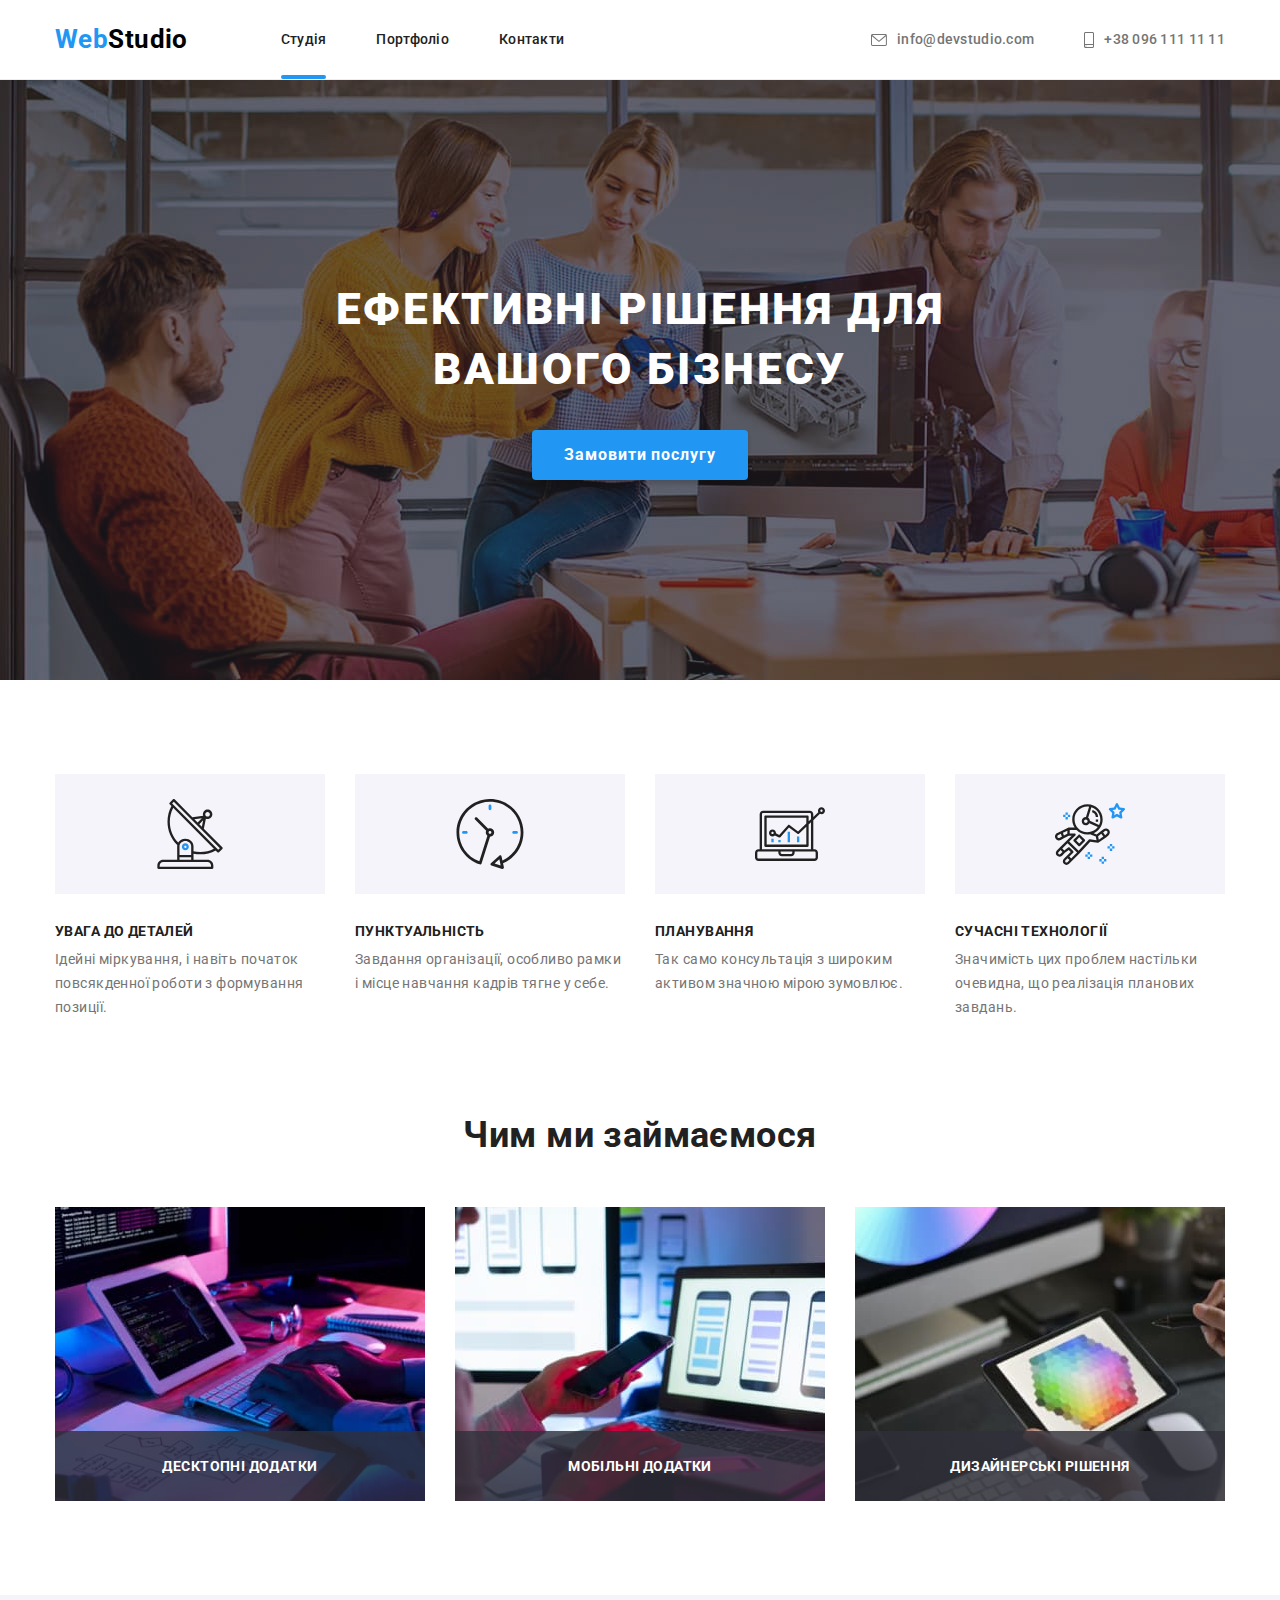
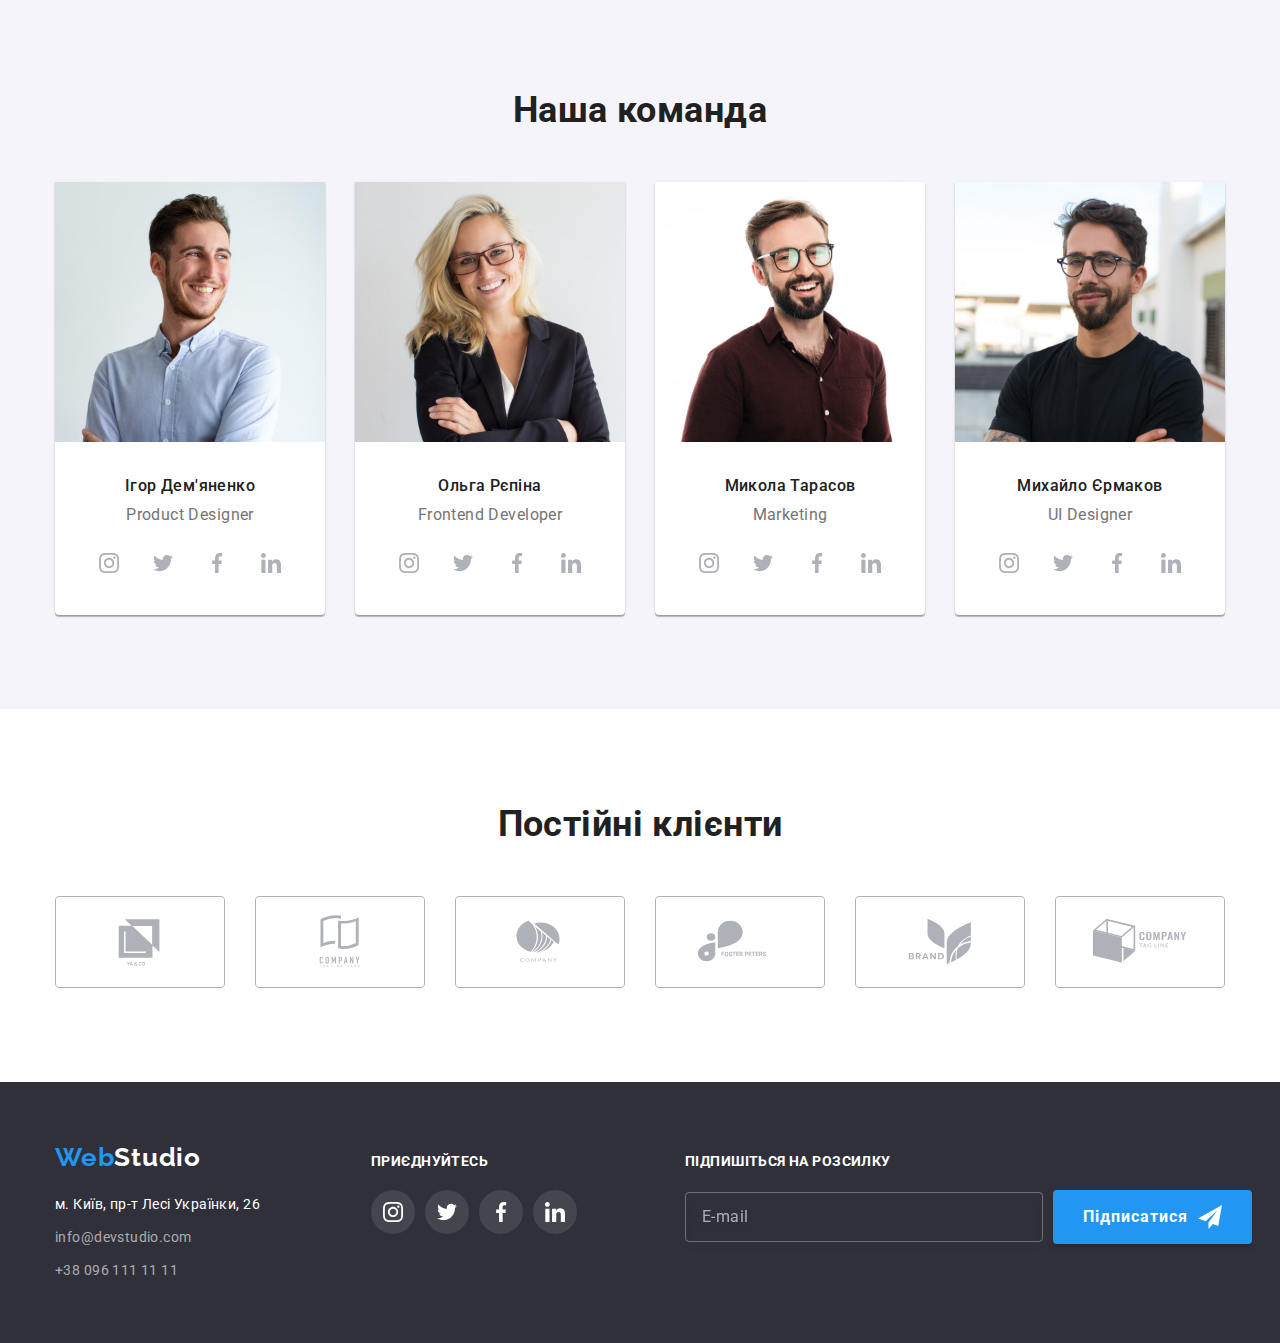
<file: index.html>
<!DOCTYPE html>
<html lang="uk">

<head>
    <meta charset="UTF-8">
    <meta http-equiv="X-UA-Compatible" content="IE=edge">
    <meta name="viewport" content="width=device-width, initial-scale=1.0">
    <title>Студія</title>
    <link rel="preconnect" href="https://fonts.googleapis.com">
    <link rel="preconnect" href="https://fonts.gstatic.com" crossorigin>
    <link
        href="https://fonts.googleapis.com/css2?family=Raleway:wght@700&family=Roboto:wght@400;500;700;900&display=swap"
        rel="stylesheet">
    <link rel="stylesheet"
        href="https://cdnjs.cloudflare.com/ajax/libs/modern-normalize/1.1.0/modern-normalize.min.css">
    <link rel="stylesheet" href="./css/main.min.css">
</head>

<body>
    <!--==ПОЧАТОК== Шапка - логотип,навігація та контакти-->
    <header class="header">
        <div class="container header__container">
            <nav class="header__nav">
                <a class="header__logo link" href="./index.html"><span
                        class="header__logo-first-part">Web</span>Studio</a>
                <ul class="header__list list">
                    <li class="header__item">
                        <a class="header__link current link" href="./index.html">Студія</a>
                    </li>
                    <li class="header__item">
                        <a class="header__link link" href="./portfolio.html">Портфоліо</a>
                    </li>
                    <li class="header__item">
                        <a class="header__link link" href="#">Контакти</a>
                    </li>
                </ul>
            </nav>
            <!--Контакти в шапці- не входять до навігації-->
            <ul class="header__address-list list">
                <li class="header__address-item">
                    <a class="header__address-link link" href="mailto:info@devstudio.com">
                        <svg class="header__icon" width="16px" height="12px">
                            <use href="./images/icons.svg#icon-envelope"></use>
                        </svg>
                        info@devstudio.com</a>
                </li>
                <li class="header__address-item">
                    <a class="header__address-link link" href="tel:+380961111111">
                        <svg class="header__icon" width="10px" height="16px">
                            <use href="./images/icons.svg#icon-smartphone11"></use>
                        </svg>
                        +38 096 111 11 11</a>
                </li>
            </ul>
        </div>
    </header>
    <!--==КІНЕЦЬ== Шапка - логотип,навігація та контакти-->

    <!--==ПОЧАТОК== Основний контент-->
    <main>
        <!--Cекція ГЕРОЙ - на задньому фоні картинка-->
        <section class="hero section">
            <h1 class="hero__title">Ефективні рішення для вашого бізнесу</h1>
            <button class="hero__btn" type="button" data-modal-open>Замовити послугу</button>
        </section>
        <!--Cекція з прихлваним заголовком-->
        <section class="speciality section">
            <div class="speciality__container container ">
                <h2 class="visually-hidden">Перелік переваг</h2>
                <ul class="speciality__list list">
                    <li class="speciality__item">
                        <div class="speciality__img-container">
                            <svg class="speciality__img">
                                <use href="./images/icons.svg#icon-antenna1"></use>
                            </svg>
                        </div>
                        <h3 class="speciality__subtitle">УВАГА ДО ДЕТАЛЕЙ</h3>
                        <p class="speciality__description">Ідейні міркування, і навіть початок повсякденної роботи з
                            формування позиції.
                        </p>
                    </li>
                    <li class="speciality__item">
                        <div class="speciality__img-container">
                            <svg class="speciality__img">
                                <use href="./images/icons.svg#icon-clock1"></use>
                            </svg>
                        </div>
                        <h3 class="speciality__subtitle">ПУНКТУАЛЬНІСТЬ</h3>
                        <p class="speciality__description">Завдання організації, особливо рамки і місце навчання кадрів
                            тягне у себе.</p>
                    </li>
                    <li class="speciality__item">
                        <div class="speciality__img-container">
                            <svg class="speciality__img">
                                <use href="./images/icons.svg#icon-diagram1"></use>
                            </svg>
                        </div>
                        <h3 class="speciality__subtitle ">ПЛАНУВАННЯ</h3>
                        <p class="speciality__description">Так само консультація з широким активом значною мірою
                            зумовлює.</p>
                    </li>
                    <li class="speciality__item">
                        <div class="speciality__img-container">
                            <svg class="speciality__img">
                                <use href="./images/icons.svg#icon-astronaut1"></use>
                            </svg>
                        </div>
                        <h3 class="speciality__subtitle">СУЧАСНІ ТЕХНОЛОГІЇ</h3>
                        <p class="speciality__description">Значимість цих проблем настільки очевидна, що реалізація
                            планових завдань.</p>
                    </li>
                </ul>
            </div>
        </section>
        <!-- Cекція з переліком робіт-->
        <section class="projects section">
            <div class="projects__container container">
                <h2 class="projects__title">Чим ми займаємося</h2>
                <ul class="projets__list list">
                    <li class="projets__item">
                        <img class="projets__item-img" src="./images/studio/ipad.jpg" alt="Написання коду" width="370"
                            height="294">
                        <div class="projects__subtitle-container">
                            <p class="projects__subtitle">Десктопні додатки</p>
                        </div>
                    </li>
                    <li class="projets__item">
                        <img class="projets__item-img" src="./images/studio/phone.jpg"
                            alt="Макет сайту для мобільної версії" width="370" height="294">
                        <div class="projects__subtitle-container">
                            <p class="projects__subtitle">Мобільні додатки</p>
                        </div>
                    </li>
                    <li class="projets__item">
                        <img class="projets__item-img" src="./images/studio/noutbook.jpg"
                            alt="Палітра кольорів на планшеті" width="370" height="294">
                        <div class="project__subtitle-container">
                            <p class="projects__subtitle">Дизайнерські рішення</p>
                        </div>

                    </li>
                </ul>
            </div>
        </section>
        <!--Секція з інформацією про команду-->
        <section class="team section">
            <div class="team__container container">
                <h2 class="team__title">Наша команда</h2>
                <ul class="team__list list">
                    <li class="team__item">
                        <img src="./images/studio/person1.jpg" alt="Перший представник команди чоловічої статі"
                            width="270" height="260">
                        <div class="team__div">
                            <h3 class="team__subtitle">Ігор Дем'яненко</h3>
                            <p class="team__description" lang="en">Product Designer</p>
                            <ul class="team__svg-list list">
                                <li class="team__svg-item">
                                    <a class="team__svg-link" href="#">
                                        <svg class="team__svg-img">
                                            <use href="./images/icons.svg#icon-instagram1"></use>
                                        </svg>
                                    </a>
                                </li>
                                <li class="team__svg-item">
                                    <a class="team__svg-link" href="#">
                                        <svg class="team__svg-img">
                                            <use href="./images/icons.svg#icon-twitter1"></use>
                                        </svg>
                                    </a>
                                </li>
                                <li class="team__svg-item">
                                    <a class="team__svg-link" href="#">
                                        <svg class="team__svg-img">
                                            <use href="./images/icons.svg#icon-facebook1"></use>
                                        </svg>
                                    </a>
                                </li>
                                <li class="team__svg-item">
                                    <a class="team__svg-link" href="#">
                                        <svg class="team__svg-img">
                                            <use href="./images/icons.svg#icon-linkedin1"></use>
                                        </svg>
                                    </a>
                                </li>
                            </ul>
                        </div>
                    </li>
                    <li class="team__item">
                        <img src="./images/studio/person2.jpg" alt="Другий представник команди жіночої статі"
                            width="270" height="260">
                        <div class="team__div">
                            <h3 class="team__subtitle">Ольга Рєпіна</h3>
                            <p class="team__description" lang="en">Frontend Developer</p>
                            <ul class="team__svg-list list">
                                <li class="team__svg-item">
                                    <a class="team__svg-link" href="#">
                                        <svg class="team__svg-img">
                                            <use href="./images/icons.svg#icon-instagram1"></use>
                                        </svg>
                                    </a>
                                </li>
                                <li class="team__svg-item">
                                    <a class="team__svg-link" href="#">
                                        <svg class="team__svg-img">
                                            <use href="./images/icons.svg#icon-twitter1"></use>
                                        </svg>
                                    </a>
                                </li>
                                <li class="team__svg-item">
                                    <a class="team__svg-link" href="#">
                                        <svg class="team__svg-img">
                                            <use href="./images/icons.svg#icon-facebook1"></use>
                                        </svg>
                                    </a>
                                </li>
                                <li class="team__svg-item">
                                    <a class="team__svg-link" href="#">
                                        <svg class="team__svg-img">
                                            <use href="./images/icons.svg#icon-linkedin1"></use>
                                        </svg>
                                    </a>
                                </li>
                            </ul>
                        </div>
                    </li>
                    <li class="team__item">
                        <img src="./images/studio/person3.jpg" alt="Третій представник команди чоловічої статі"
                            width="270" height="260">
                        <div class="team__div">
                            <h3 class="team__subtitle">Микола Тарасов</h3>
                            <p class="team__description" lang="en">Marketing</p>
                            <ul class="team__svg-list list">
                                <li class="team__svg-item">
                                    <a class="team__svg-link" href="#">
                                        <svg class="team__svg-img">
                                            <use href="./images/icons.svg#icon-instagram1"></use>
                                        </svg>
                                    </a>
                                </li>
                                <li class="team__svg-item">
                                    <a class="team__svg-link" href="#">
                                        <svg class="team__svg-img">
                                            <use href="./images/icons.svg#icon-twitter1"></use>
                                        </svg>
                                    </a>
                                </li>
                                <li class="team__svg-item">
                                    <a class="team__svg-link" href="#">
                                        <svg class="team__svg-img">
                                            <use href="./images/icons.svg#icon-facebook1"></use>
                                        </svg>
                                    </a>
                                </li>
                                <li class="team__svg-item">
                                    <a class="team__svg-link" href="#">
                                        <svg class="team__svg-img">
                                            <use href="./images/icons.svg#icon-linkedin1"></use>
                                        </svg>
                                    </a>
                                </li>
                            </ul>
                        </div>
                    </li>
                    <li class="team__item">
                        <img src="./images/studio/person4.jpg" alt="Четвертий представник команди чоловічої статі"
                            width="270" height="260">
                        <div class="team__div">
                            <h3 class="team__subtitle">Михайло Єрмаков</h3>
                            <p class="team__description" lang="en">UI Designer</p>
                            <ul class="team__svg-list list">
                                <li class="team__svg-item">
                                    <a class="team__svg-link" href="#">
                                        <svg class="team__svg-img">
                                            <use href="./images/icons.svg#icon-instagram1"></use>
                                        </svg>
                                    </a>
                                </li>
                                <li class="team__svg-item">
                                    <a class="team__svg-link" href="#">
                                        <svg class="team__svg-img">
                                            <use href="./images/icons.svg#icon-twitter1"></use>
                                        </svg>
                                    </a>
                                </li>
                                <li class="team__svg-item">
                                    <a class="team__svg-link" href="#">
                                        <svg class="team__svg-img">
                                            <use href="./images/icons.svg#icon-facebook1"></use>
                                        </svg>
                                    </a>
                                </li>
                                <li class="team__svg-item">
                                    <a class="team__svg-link" href="#">
                                        <svg class="team__svg-img">
                                            <use href="./images/icons.svg#icon-linkedin1"></use>
                                        </svg>
                                    </a>
                                </li>
                            </ul>
                        </div>
                    </li>
                </ul>
            </div>
        </section>
        <section class="customers section">
            <div class="customers__container  container">
                <h2 class="customers__title">Постійні клієнти</h2>
                <ul class="customers__list list">
                    <li class="customers__item">
                        <a href="#" class="customers__link">
                            <svg class="customers__img">
                                <use href="./images/icons.svg#icon-Logo"></use>
                            </svg>
                        </a>
                    </li>
                    <li class="customers__item">
                        <a href="#" class="customers__link">
                            <svg class="customers__img">
                                <use href="./images/icons.svg#icon-Logo1"></use>
                            </svg>
                        </a>
                    </li>
                    <li class="customers__item">
                        <a href="#" class="customers__link">
                            <svg class="customers__img">
                                <use href="./images/icons.svg#icon-Logo2"></use>
                            </svg>
                        </a>
                    </li>
                    <li class="customers__item">
                        <a href="#" class="customers__link">
                            <svg class="customers__img">
                                <use href="./images/icons.svg#icon-Logo3"></use>
                            </svg>
                        </a>
                    </li>
                    <li class="customers__item">
                        <a href="#" class="customers__link">
                            <svg class="customers__img">
                                <use href="./images/icons.svg#icon-Logo4"></use>
                            </svg>
                        </a>
                    </li>
                    <li class="customers__item">
                        <a href="#" class="customers__link">
                            <svg class="customers__img">
                                <use href="./images/icons.svg#icon-Logo5"></use>
                            </svg>
                        </a>
                    </li>
                </ul>
            </div>
        </section>
        <!--==КІНЕЦЬ== Основний контент-->
    </main>
    <!--==ПОЧАТОК== Футер- логотип,розташування-->
    <footer class="footer-contact">
        <div class="footer-contact__container container">
            <div class="footer-contact__address-container">
                <a class="footer-contact__logo link" href="./index.html"><span
                        class="footer-contact__logo-first-part">Web</span>Studio</a>
                <address class="footer-contact__address">
                    <ul class="footer-contact__list list">
                        <li class="footer-contact__item">
                            <a class="footer-contact__map link" href="https://goo.gl/maps/sXAKTMi6owg4sWAw5"
                                target="_blank" rel="nofollow noopener noreffer">м. Київ, пр-т Лесі Українки, 26</a>
                        </li>
                        <li class="footer-contact__item">
                            <a class="footer-contact__mail link" href="mailto:info@devstudio.com">info@devstudio.com</a>
                        </li>
                        <li class="footer-contact__item">
                            <a class="footer-contact__tel link" href="tel:+380961111111">+38 096 111 11 11</a>
                        </li>
                    </ul>
                </address>
            </div>
            <div class="follow container">
                <b class="follow__name">приєднуйтесь</b>
                <ul class="follow__list list">
                    <li class="follow__item">
                        <a href="#" class="follow__link">
                            <svg class="follow__img">
                                <use href="./images/icons.svg#icon-instagram"></use>
                            </svg>
                        </a>
                    </li>
                    <li class="follow__item">
                        <a href="#" class="follow__link">
                            <svg class="follow__img">
                                <use href="./images/icons.svg#icon-twitter"></use>
                            </svg>
                        </a>
                    </li>
                    <li class="follow__item">
                        <a href="#" class="follow__link">
                            <svg class="follow__img">
                                <use href="./images/icons.svg#icon-facebook"></use>
                            </svg>
                        </a>
                    </li>
                    <li class="follow__item">
                        <a href="#" class="follow__link">
                            <svg class="follow__img">
                                <use href="./images/icons.svg#icon-linkedin"></use>
                            </svg>
                        </a>
                    </li>
                </ul>
            </div>
            <!--ФОРМА ДЛЯ ФУТЕРА-->
            <div class="footer__registration-block">
                <form action="footer__registration-form">
                    <strong class="footer__registration-form-text">Підпишіться на розсилку</strong>
                    <div class="footer__block">
                        <div class="footer__registration-form-place">
                            <label class="footer__label">
                                <input class="footer__input" type="email" name="email" placeholder="E-mail">
                            </label>
                        </div>
                        <button class="footer__submit-btn" type="submit">Підписатися
                            <svg class="footer__registration-icon" width="24" height="24">
                                <use href="./images/icons.svg#icon-send"></use>
                            </svg>
                        </button>
                    </div>
                </form>
            </div>
        </div>

    </footer>
    <!--==КІНЕЦЬ== Футер- логотип,розташування-->


    <!-- ВСТАВЛЯЄМО МОДАЛЬНЕ ВІКНО-->
    <div class="backdrop is-hidden" data-modal>
        <div class="modal">
            <button class="modal__btn" type="button" data-modal-close>
                <svg class="modal__svg">
                    <use href="./images/icons.svg#icon-close"></use>
                </svg>
            </button>
            <!--Вставляємо форму-->
            <form class="registration__form" name="registration-form" autocomplete="on">
                <strong class="registration__form-title">Залиште свої дані, ми вам передзвонимо</strong>
                <div class="registration__form-list">
                    <label class="registration__form-field">
                        <span class="registration__form-label">Ім'я</span>
                        <input class="registration__form-input" type="text" name="name" minlength="3">
                        <svg class="registration__form-icon">
                            <use href="./images/icons.svg#icon-personblack"></use>
                        </svg>
                    </label>

                    <label class="registration__form-field">
                        <span class="registration__form-label">Телефон</span>
                        <input class="registration__form-input" type="tel" name="phone">
                        <svg class="registration__form-icon">
                            <use href="./images/icons.svg#icon-phoneblack"></use>
                        </svg>
                    </label>


                    <label class="registration__form-field">
                        <span class="registration__form-label">Пошта</span>
                        <input class="registration__form-input" type="email" name="email">
                        <svg class="registration__form-icon">
                            <use href="./images/icons.svg#icon-email"></use>
                        </svg>
                    </label>

                    <label class="registration__form-field">
                        <span class="registration__form-label">Коментар</span>
                        <textarea class="registration__form-comment" rows="5" name="comments"
                            placeholder="Введіть текст"></textarea>
                    </label>
                </div>

                <label class="registration__form-agreement">
                    <input class="registration__form-checkbox visually-hidden" type="checkbox" name="checkbox">
                    <svg class="registration__checked-icons" width="16px" height="15px">
                        <use class="registration__icon-uncheked" href="./images/icons.svg#icon-uncheck"></use>
                        <use class="registration__icon-cheked" href="./images/icons.svg#icon-check"></use>
                    </svg>
                    <span class="registration__form-desc"> Погоджуюся з розсилкою та приймаю
                        <a class="registration__form-link" href="#">Умови договору</a>
                    </span>
                </label>

                <button class="registration__form-btn" type="submit">Відправити</button>
            </form>
        </div>
    </div>
    <script src="./js/modal.js"></script>
</body>

</html>
</file>
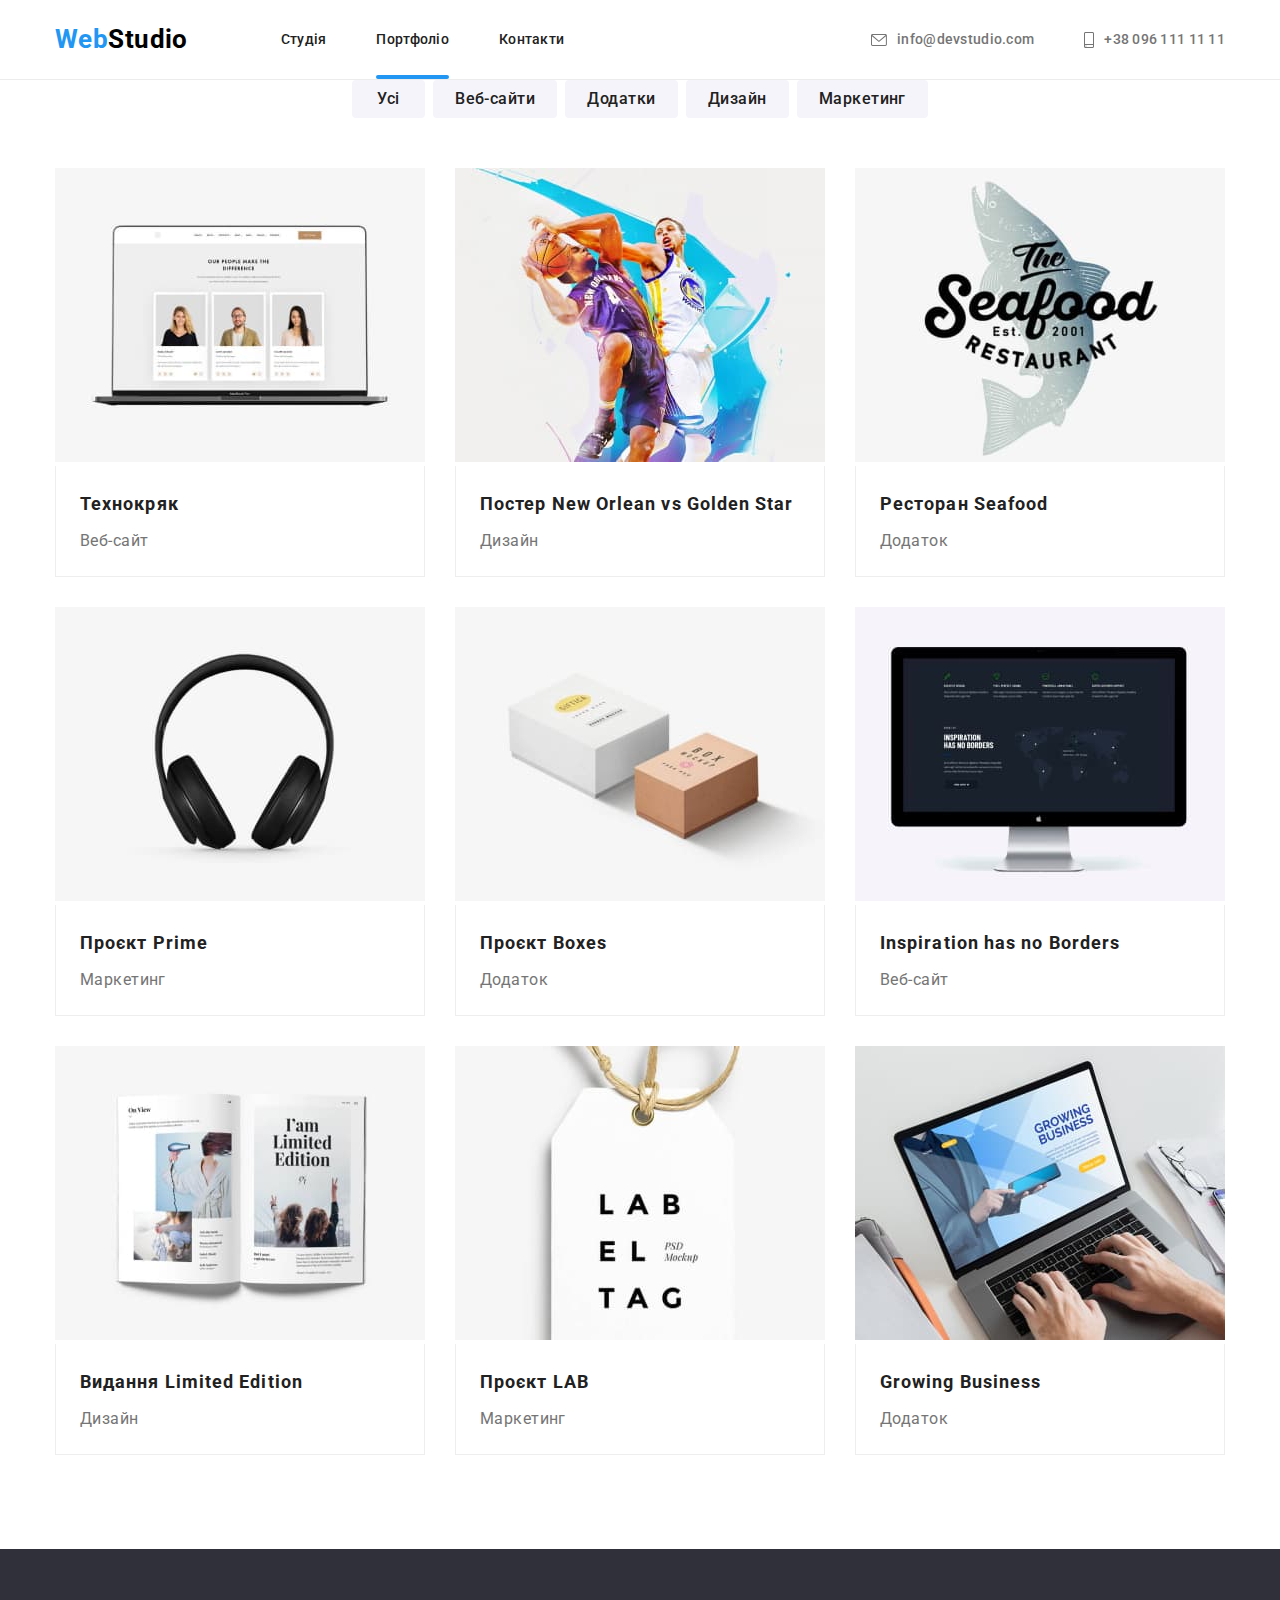
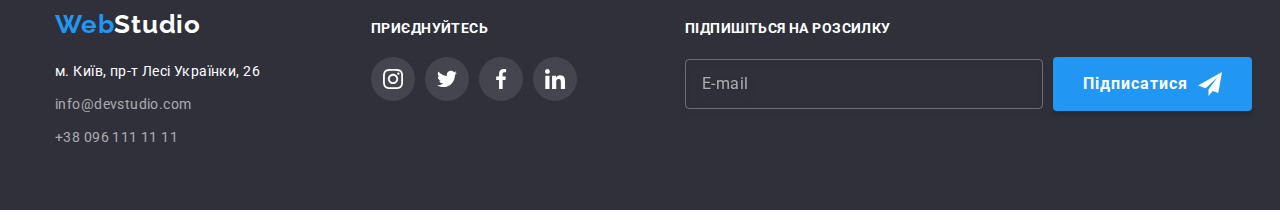
<file: portfolio.html>
<!DOCTYPE html>
<html lang="uk">

<head>
    <meta charset="UTF-8">
    <meta http-equiv="X-UA-Compatible" content="IE=edge">
    <meta name="viewport" content="width=device-width, initial-scale=1.0">
    <title>Портфоліо</title>
    <link rel="preconnect" href="https://fonts.googleapis.com">
    <link rel="preconnect" href="https://fonts.gstatic.com" crossorigin>
    <link
        href="https://fonts.googleapis.com/css2?family=Raleway:wght@700&family=Roboto:wght@400;500;700;900&display=swap"
        rel="stylesheet">
    <link rel="stylesheet"
        href="https://cdnjs.cloudflare.com/ajax/libs/modern-normalize/1.1.0/modern-normalize.min.css">
    <link rel="stylesheet" href="./css/main.min.css">
</head>

<body>
    <!--==ПОЧАТОК== Шапка - логотип,навігація та контакти-->
    <header class="header">
        <div class="container header__container">
            <nav class="header__nav">
                <a class="header__logo link" href="./index.html"><span
                        class="header__logo-first-part">Web</span>Studio</a>
                <ul class="header__list list">
                    <li class="header__item">
                        <a class="header__link link" href="./index.html">Студія</a>
                    </li>
                    <li class="header__item">
                        <a class="header__link current link" href="./portfolio.html">Портфоліо</a>
                    </li>
                    <li class="header__item">
                        <a class="header__link link" href="#">Контакти</a>
                    </li>
                </ul>
            </nav>
            <!--Контакти в шапці- не входять до навігації-->
            <ul class="header__address-list list">
                <li class="header__address-item">
                    <a class="header__address-link link" href="mailto:info@devstudio.com">
                        <svg class="header__icon" width="16px" height="12px">
                            <use href="./images/icons.svg#icon-envelope"></use>
                        </svg>
                        info@devstudio.com</a>
                </li>
                <li class="header__address-item">
                    <a class="header__address-link link" href="tel:+380961111111">
                        <svg class="header__icon" width="10px" height="16px">
                            <use href="./images/icons.svg#icon-smartphone11"></use>
                        </svg>
                        +38 096 111 11 11</a>
                </li>
            </ul>
        </div>
    </header>
    <!--==КІНЕЦЬ== Шапка - логотип,навігація та контакти-->
    <!--==ПОЧАТОК== ОСНОВНИЙ КОНТЕНТ - кнопки,перелік та опис робіт-->
    <main>
        <h1 class="visually-hidden">Перелік робіт компанії</h1>
        <section class="projects section">
            <div class="projects__container container">
                <ul class="projects__buttons list">
                    <li class="projects__button-item">
                        <button class="projects__button button" type="button">Усі</button>
                    </li>
                    <li class="projects__button-item">
                        <button class="projects__button button" type="button">Веб-сайти</button>
                    </li>
                    <li class="projects__button-item">
                        <button class="projects__button button" type="button">Додатки</button>
                    </li>
                    <li class="projects__button-item">
                        <button class="projects__button button" type="button">Дизайн</button>
                    </li>
                    <li class="projects__button-item">
                        <button class="projects__button button" type="button">Маркетинг</button>
                    </li>
                </ul>
                <h2 class="visually-hidden">Опис робіт</h2>
                <ul class="projects__portfolio-list list">
                    <li class="projects__portfolio-item">
                        <a href="#" class="projects__portfolio-link">
                            <div class="projects__portfolio-slide">
                                <img src="./images/portfolio/img.jpg" alt="Приклад веб сайту" width="370" height="294">
                                <div class="mooving-part">
                                    <p class="mooving-part__subtitle">Ресурс пропонує комплексні пропозиції з різним
                                        рівнем функціоналу та сервісів.
                                        Все це дозволить відвідувачу отримати вичерпні відомості про компанію чи
                                        приватну особу.</p>
                                </div>
                            </div>
                            <div class="border">
                                <h3 class="projects__portfolio-title">Технокряк</h3>
                                <p class="projects__portfolio-desc">Веб-сайт</p>
                            </div>
                        </a>

                    </li>
                    <li class="projects__portfolio-item">
                        <a href="#" class="projects__portfolio-link">
                            <div class="projects__portfolio-slide">
                                <img src="./images/portfolio/img1.jpg"
                                    alt="Дизайн- два баскетболісти намагаються закинути м'яч" width="370" height="294">
                                <div class="mooving-part">
                                    <p class="mooving-part__subtitle">Ресурс пропонує комплексні пропозиції з різним
                                        рівнем функціоналу та сервісів.
                                        Все це дозволить відвідувачу отримати вичерпні відомості про компанію чи
                                        приватну особу.</p>
                                </div>
                            </div>
                            <div class="border">
                                <h3 class="projects__portfolio-title">Постер New Orlean vs Golden Star</h3>
                                <p class="projects__portfolio-desc">Дизайн</p>
                            </div>
                        </a>
                    </li>
                    <li class="projects__portfolio-item">
                        <a href="#" class="projects__portfolio-link">
                            <div class="projects__portfolio-slide">
                                <img src="./images/portfolio/img2.jpg"
                                    alt="Додаток для ресторана морськоі їжі-зображення акули" width="370" height="294">
                                <div class="mooving-part">
                                    <p class="mooving-part__subtitle">Ресурс пропонує комплексні пропозиції з різним
                                        рівнем функціоналу та сервісів.
                                        Все це дозволить відвідувачу отримати вичерпні відомості про компанію чи
                                        приватну особу.</p>
                                </div>
                            </div>
                            <div class="border">
                                <h3 class="projects__portfolio-title">Ресторан Seafood</h3>
                                <p class="projects__portfolio-desc">Додаток</p>
                            </div>
                        </a>
                    </li>
                    <li class="projects__portfolio-item">
                        <a href="#" class="projects__portfolio-link">
                            <div class="projects__portfolio-slide">
                                <img src="./images/portfolio/img5.jpg" alt="Маркетинг-чорні навушники" width="370"
                                    height="294">
                                <div class="mooving-part">
                                    <p class="mooving-part__subtitle">Ресурс пропонує комплексні пропозиції з різним
                                        рівнем функціоналу та сервісів.
                                        Все це дозволить відвідувачу отримати вичерпні відомості про компанію чи
                                        приватну особу.</p>
                                </div>
                            </div>
                            <div class="border">
                                <h3 class="projects__portfolio-title">Проєкт Prime</h3>
                                <p class="projects__portfolio-desc">Маркетинг</p>
                            </div>
                        </a>
                    </li>
                    <li class="projects__portfolio-item">
                        <a href="#" class="projects__portfolio-link">
                            <div class="projects__portfolio-slide">
                                <img src="./images/portfolio/img4.jpg"
                                    alt="Додаток-зображено дві коробки білого та коричноевого кольору" width="370"
                                    height="294">
                                <div class="mooving-part">
                                    <p class="mooving-part__subtitle">Ресурс пропонує комплексні пропозиції з різним
                                        рівнем функціоналу та сервісів.
                                        Все це дозволить відвідувачу отримати вичерпні відомості про компанію чи
                                        приватну особу.</p>
                                </div>
                            </div>
                            <div class="border">
                                <h3 class="projects__portfolio-title">Проєкт Boxes</h3>
                                <p class="projects__portfolio-desc">Додаток</p>
                            </div>
                        </a>
                    </li>
                    <li class="projects__portfolio-item">
                        <a href="#" class="projects__portfolio-link">
                            <div class="projects__portfolio-slide">
                                <img src="./images/portfolio/img3.jpg"
                                    alt="Веб сайт -зображена карта,яка значить те,що немає меж" width="370"
                                    height="294">
                                <div class="mooving-part">
                                    <p class="mooving-part__subtitle">Ресурс пропонує комплексні пропозиції з різним
                                        рівнем функціоналу та сервісів.
                                        Все це дозволить відвідувачу отримати вичерпні відомості про компанію чи
                                        приватну особу.</p>
                                </div>
                            </div>
                            <div class="border">
                                <h3 lang="en" class="projects__portfolio-title">Inspiration has no Borders</h3>
                                <p class="projects__portfolio-desc">Веб-сайт</p>
                            </div>
                        </a>
                    </li>
                    <li class="projects__portfolio-item">
                        <a href="#" class="projects__portfolio-link">
                            <div class="projects__portfolio-slide">
                                <img src="./images/portfolio/img6.jpg" alt="Дизайн-друкованого журналу" width="370"
                                    height="294">
                                <div class="mooving-part">
                                    <p class="mooving-part__subtitle">Ресурс пропонує комплексні пропозиції з різним
                                        рівнем функціоналу та сервісів.
                                        Все це дозволить відвідувачу отримати вичерпні відомості про компанію чи
                                        приватну особу.</p>
                                </div>
                            </div>
                            <div class="border">
                                <h3 class="projects__portfolio-title">Видання Limited Edition</h3>
                                <p class="projects__portfolio-desc">Дизайн</p>
                            </div>
                        </a>
                    </li>
                    <li class="projects__portfolio-item">
                        <a href="#" class="projects__portfolio-link">
                            <div class="projects__portfolio-slide">
                                <img src="./images/portfolio/img7.jpg" alt="Маркетинг -зображення бірки" width="370"
                                    height="294">
                                <div class="mooving-part">
                                    <p class="mooving-part__subtitle">Ресурс пропонує комплексні пропозиції з різним
                                        рівнем функціоналу та сервісів.
                                        Все це дозволить відвідувачу отримати вичерпні відомості про компанію чи
                                        приватну особу.</p>
                                </div>
                            </div>
                            <div class="border">
                                <h3 class="projects__portfolio-title">Проєкт LAB</h3>
                                <p class="projects__portfolio-desc">Маркетинг</p>
                            </div>
                        </a>
                    </li>
                    <li class="projects__portfolio-item">
                        <a href="#" class="projects__portfolio-link">
                            <div class="projects__portfolio-slide">
                                <img src="./images/portfolio/img8.jpg" alt="Макет додатку для бізнесі" width="370"
                                    height="294">
                                <div class="mooving-part">
                                    <p class="mooving-part__subtitle">Ресурс пропонує комплексні пропозиції з різним
                                        рівнем функціоналу та сервісів.
                                        Все це дозволить відвідувачу отримати вичерпні відомості про компанію чи
                                        приватну особу.</p>
                                </div>
                            </div>
                            <div class="border">
                                <h3 lang="en" class="projects__portfolio-title">Growing Business</h3>
                                <p class="projects__portfolio-desc">Додаток</p>
                            </div>
                        </a>
                    </li>
                </ul>
            </div>
        </section>
    </main>
    <!--==КІНЕЦЬ== ОСНОВНИЙ КОНТЕНТ - кнопки,перелік та опис робіт-->
    <!--==ПОЧАТОК== Футер- логотип,розташування-->
    <footer class="footer-contact">
        <div class="footer-contact__container container">
            <div class="footer-contact__address-container">
                <a class="footer-contact__logo link" href="./index.html"><span
                        class="footer-contact__logo-first-part">Web</span>Studio</a>
                <address class="footer-contact__address">
                    <ul class="footer-contact__list list">
                        <li class="footer-contact__item">
                            <a class="footer-contact__map link" href="https://goo.gl/maps/sXAKTMi6owg4sWAw5"
                                target="_blank" rel="nofollow noopener noreffer">м. Київ, пр-т Лесі Українки, 26</a>
                        </li>
                        <li class="footer-contact__item">
                            <a class="footer-contact__mail link" href="mailto:info@devstudio.com">info@devstudio.com</a>
                        </li>
                        <li class="footer-contact__item">
                            <a class="footer-contact__tel link" href="tel:+380961111111">+38 096 111 11 11</a>
                        </li>
                    </ul>
                </address>
            </div>
            <div class="follow container">
                <b class="follow__name">приєднуйтесь</b>
                <ul class="follow__list list">
                    <li class="follow__item">
                        <a href="#" class="follow__link">
                            <svg class="follow__img">
                                <use href="./images/icons.svg#icon-instagram"></use>
                            </svg>
                        </a>
                    </li>
                    <li class="follow__item">
                        <a href="#" class="follow__link">
                            <svg class="follow__img">
                                <use href="./images/icons.svg#icon-twitter"></use>
                            </svg>
                        </a>
                    </li>
                    <li class="follow__item">
                        <a href="#" class="follow__link">
                            <svg class="follow__img">
                                <use href="./images/icons.svg#icon-facebook"></use>
                            </svg>
                        </a>
                    </li>
                    <li class="follow__item">
                        <a href="#" class="follow__link">
                            <svg class="follow__img">
                                <use href="./images/icons.svg#icon-linkedin"></use>
                            </svg>
                        </a>
                    </li>
                </ul>
            </div>
            <!--ФОРМА ДЛЯ ФУТЕРА-->
            <div class="footer__registration-block">
                <form action="footer__registration-form">
                    <strong class="footer__registration-form-text">Підпишіться на розсилку</strong>
                    <div class="footer__block">
                        <div class="footer__registration-form-place">
                            <label class="footer__label">
                                <input class="footer__input" type="email" name="email" placeholder="E-mail">
                            </label>
                        </div>
                        <button class="footer__submit-btn" type="submit">Підписатися
                            <svg class="footer__registration-icon" width="24" height="24">
                                <use href="./images/icons.svg#icon-send"></use>
                            </svg>
                        </button>
                    </div>
                </form>
            </div>
        </div>

    </footer>
    <!--==КІНЕЦЬ== Футер- логотип,розташування-->
</body>
</file>
<file: css/main.min.css>
body{font-family:"Roboto",sans-serif;font-style:normal;font-weight:400;font-size:14px;line-height:1.2;letter-spacing:.03em;color:#757575}.visually-hidden{position:absolute;width:1px;height:1px;margin:-1px;border:0;padding:0;white-space:nowrap;-webkit-clip-path:inset(100%);clip-path:inset(100%);clip:rect(0 0 0 0);overflow:hidden}h1,h2,h3,p,ul{margin:0px;padding:0px}.container{width:1200px;padding:0px 15px;margin:0px auto}.list{list-style:none}.link{text-decoration:none}.section{padding-top:94px;padding-bottom:94px}.current{color:#2196f3}.current::after{position:absolute;display:block;content:"";width:100%;height:4px;bottom:-32px;left:0;border-radius:2px;background-color:#2196f3;-webkit-transition:background-color 250ms cubic-bezier(0.4, 0, 0.2, 1);transition:background-color 250ms cubic-bezier(0.4, 0, 0.2, 1)}.header{padding-top:24px;padding-bottom:24px;padding-left:0px;padding-right:0px;border-bottom:1px solid #ececec}.header__container,.header__nav{display:-webkit-box;display:-ms-flexbox;display:flex;-webkit-box-align:center;-ms-flex-align:center;align-items:center}.header__logo{margin-right:93px;font-family:"Roboto",sans-serif;font-style:normal;font-weight:700;font-size:26px;line-height:1.2;color:#000}.header__logo-first-part{color:#2196f3}.header__list{display:-webkit-box;display:-ms-flexbox;display:flex}.header__item:not(:last-child){margin-right:50px}.header__link{position:relative;font-weight:500;letter-spacing:.02em;color:#212121;-webkit-transition:color 250ms cubic-bezier(0.4, 0, 0.2, 1);transition:color 250ms cubic-bezier(0.4, 0, 0.2, 1)}.header__link:hover,.header__link:focus{color:#2196f3}.header__address-list{display:-webkit-box;display:-ms-flexbox;display:flex;-webkit-box-align:center;-ms-flex-align:center;align-items:center;margin-left:auto}.header__address-item:not(:last-child){margin-right:50px}.header__address-link{display:-webkit-box;display:-ms-flexbox;display:flex;-webkit-box-align:center;-ms-flex-align:center;align-items:center;font-weight:500;letter-spacing:.02em;color:inherit;-webkit-transition:color 250ms cubic-bezier(0.4, 0, 0.2, 1);transition:color 250ms cubic-bezier(0.4, 0, 0.2, 1)}.header__address-link:hover,.header__address-link:focus{color:#2196f3}.header__icon{margin-right:10px;fill:#757575;-webkit-transition:fill 250ms cubic-bezier(0.4, 0, 0.2, 1);transition:fill 250ms cubic-bezier(0.4, 0, 0.2, 1)}.header__address-link:hover .header__icon,.header__address-link:focus .header__icon{fill:#2196f3}.hero{padding:200px 0px;background-image:-webkit-gradient(linear, left top, right top, from(rgba(47, 48, 58, 0.4)), to(rgba(47, 48, 58, 0.4))),url(../images/portfolio/hero/mainpicture.jpg);background-image:linear-gradient(to right, rgba(47, 48, 58, 0.4), rgba(47, 48, 58, 0.4)),url(../images/portfolio/hero/mainpicture.jpg);background-repeat:no-repeat;background-size:cover;margin-left:auto;margin-right:auto;max-width:1600px;height:600px;background-color:#2f303a;text-align:center}.hero__title{margin-top:0px;margin-right:auto;margin-bottom:30px;margin-left:auto;width:696px;font-weight:900;font-size:44px;line-height:1.36;letter-spacing:.06em;text-transform:uppercase;color:#fff}.hero__btn{display:inline-block;min-width:216px;padding:10px 32px;font-family:inherit;font-weight:700;font-size:16px;line-height:1.88;letter-spacing:.06em;color:#fff;background-color:#2196f3;-webkit-box-shadow:0px 4px 4px rgba(0,0,0,.15);box-shadow:0px 4px 4px rgba(0,0,0,.15);border:rgba(0,0,0,0);border-radius:4px;cursor:pointer}.speciality__list{display:-webkit-box;display:-ms-flexbox;display:flex}.speciality__item{width:270px}.speciality__item:not(:last-child){margin-right:30px}.speciality__img-container{display:-webkit-box;display:-ms-flexbox;display:flex;-webkit-box-pack:center;-ms-flex-pack:center;justify-content:center;-webkit-box-align:center;-ms-flex-align:center;align-items:center;margin-bottom:30px;width:270px;height:120px;background-color:#f5f4fa}.speciality__img{width:70px;height:70px;display:block}.speciality__subtitle{margin-bottom:8px;font-weight:700;font-size:14px;line-height:1.14;letter-spacing:.03em;text-transform:uppercase;color:#212121}.speciality__description{line-height:1.71;letter-spacing:.03em}.projects{padding-top:0px}.projects__title{margin-bottom:50px;font-weight:700;font-size:36px;text-align:center;color:#212121}.projets__list{display:-webkit-box;display:-ms-flexbox;display:flex;-webkit-box-pack:center;-ms-flex-pack:center;justify-content:center}.projets__item{position:relative}.projets__item:not(:last-child){margin-right:30px}.projets__item-img{display:block;max-width:100%;height:auto}.projects__subtitle-container{position:absolute;width:100%;height:70px;bottom:0;left:0;display:-webkit-box;display:-ms-flexbox;display:flex;-webkit-box-pack:center;-ms-flex-pack:center;justify-content:center;-webkit-box-align:center;-ms-flex-align:center;align-items:center;background-color:rgba(47,48,58,.8)}.projects__subtitle{font-weight:700;text-transform:uppercase;color:#fff}.project__subtitle-container{position:absolute;width:100%;height:70px;bottom:0;left:0;display:-webkit-box;display:-ms-flexbox;display:flex;-webkit-box-pack:center;-ms-flex-pack:center;justify-content:center;-webkit-box-align:center;-ms-flex-align:center;align-items:center;background-color:rgba(47,48,58,.8)}.team{background-color:#f5f4fa}.team__title{margin-bottom:50px;font-weight:700;font-size:36px;text-align:center;color:#212121}.team__list{display:-webkit-box;display:-ms-flexbox;display:flex;-webkit-column-gap:30px;-moz-column-gap:30px;column-gap:30px}.team__item{background-color:#fff;-webkit-box-shadow:0px 1px 3px rgba(0,0,0,.12),0px 1px 1px rgba(0,0,0,.14),0px 2px 1px rgba(0,0,0,.2);box-shadow:0px 1px 3px rgba(0,0,0,.12),0px 1px 1px rgba(0,0,0,.14),0px 2px 1px rgba(0,0,0,.2);border-radius:0px 0px 4px 4px}.team__div{padding-top:30px;padding-bottom:30px}.team__subtitle{margin-bottom:10px;font-weight:500;font-size:16px;text-align:center;color:#212121}.team__description{font-size:16px;text-align:center}.team__svg-list{display:-webkit-box;display:-ms-flexbox;display:flex;-webkit-box-pack:center;-ms-flex-pack:center;justify-content:center;margin-top:16px;-webkit-column-gap:10px;-moz-column-gap:10px;column-gap:10px}.team__svg-link{display:-webkit-box;display:-ms-flexbox;display:flex;-webkit-box-pack:center;-ms-flex-pack:center;justify-content:center;-webkit-box-align:center;-ms-flex-align:center;align-items:center;width:44px;height:44px;border-radius:50%;background-color:#fff;-webkit-transition:background-color 250ms cubic-bezier(0.4, 0, 0.2, 1);transition:background-color 250ms cubic-bezier(0.4, 0, 0.2, 1)}.team__svg-link:hover,.team__svg-link:focus{background-color:#2196f3}.team__svg-link:hover .team__svg-img,.team__svg-link:focus .team__svg-img{fill:#fff}.team__svg-img{display:block;width:20px;height:20px;fill:#afb1b8;-webkit-transition:fill 250ms cubic-bezier(0.4, 0, 0.2, 1);transition:fill 250ms cubic-bezier(0.4, 0, 0.2, 1)}.customers__title{margin-bottom:50px;font-weight:700;font-size:36px;text-align:center;color:#212121}.customers__list{display:-webkit-box;display:-ms-flexbox;display:flex;-webkit-column-gap:30px;-moz-column-gap:30px;column-gap:30px}.customers__link{display:-webkit-box;display:-ms-flexbox;display:flex;-webkit-box-pack:center;-ms-flex-pack:center;justify-content:center;-webkit-box-align:center;-ms-flex-align:center;align-items:center;width:170px;height:92px;border:1px solid #afb1b8;border-radius:4px;-webkit-transition:border 250ms cubic-bezier(0.4, 0, 0.2, 1);transition:border 250ms cubic-bezier(0.4, 0, 0.2, 1)}.customers__link:hover,.customers__link:focus{border:1px solid #2196f3}.customers__link:hover .customers__img,.customers__link:focus .customers__img{fill:#2196f3}.customers__img{display:block;width:106px;height:60px;fill:#afb1b8;-webkit-transition:fill 250ms cubic-bezier(0.4, 0, 0.2, 1);transition:fill 250ms cubic-bezier(0.4, 0, 0.2, 1)}.backdrop{position:fixed;top:0;left:0;z-index:1000;width:100%;height:100%;background:rgba(0,0,0,.2);-webkit-transition:opacity 250ms cubic-bezier(0.4, 0, 0.2, 1),visibility 250ms cubic-bezier(0.4, 0, 0.2, 1);transition:opacity 250ms cubic-bezier(0.4, 0, 0.2, 1),visibility 250ms cubic-bezier(0.4, 0, 0.2, 1)}.is-hidden{opacity:0;pointer-events:none;visibility:hidden}.modal{position:absolute;top:50%;left:50%;-webkit-transform:translate(-50%, -50%);transform:translate(-50%, -50%);padding:40px;width:528px;min-height:581px;background-color:#fff;-webkit-box-shadow:0px 1px 3px rgba(0,0,0,.12),0px 1px 1px rgba(0,0,0,.14),0px 2px 1px rgba(0,0,0,.2);box-shadow:0px 1px 3px rgba(0,0,0,.12),0px 1px 1px rgba(0,0,0,.14),0px 2px 1px rgba(0,0,0,.2);border-radius:4px;-webkit-transition:background-color 250ms cubic-bezier(0.4, 0, 0.2, 1),-webkit-box-shadow 250ms cubic-bezier(0.4, 0, 0.2, 1);transition:background-color 250ms cubic-bezier(0.4, 0, 0.2, 1),-webkit-box-shadow 250ms cubic-bezier(0.4, 0, 0.2, 1);transition:background-color 250ms cubic-bezier(0.4, 0, 0.2, 1),box-shadow 250ms cubic-bezier(0.4, 0, 0.2, 1);transition:background-color 250ms cubic-bezier(0.4, 0, 0.2, 1),box-shadow 250ms cubic-bezier(0.4, 0, 0.2, 1),-webkit-box-shadow 250ms cubic-bezier(0.4, 0, 0.2, 1)}.modal__btn{display:-webkit-box;display:-ms-flexbox;display:flex;-webkit-box-align:center;-ms-flex-align:center;align-items:center;-webkit-box-pack:center;-ms-flex-pack:center;justify-content:center;position:absolute;top:10px;right:10px;border-radius:50%;width:30px;height:30px;cursor:pointer;border:1px solid rgba(0,0,0,.1);background-color:rgba(0,0,0,0)}.registration__form-title{display:block;margin-bottom:12px;font-size:20px;line-height:1.15;text-align:center;color:#212121}.registration__form-list{margin-bottom:20px}.registration__form-agreement{position:relative;display:-webkit-box;display:-ms-flexbox;display:flex;-webkit-box-align:center;-ms-flex-align:center;align-items:center;-webkit-box-pack:center;-ms-flex-pack:center;justify-content:center;margin-bottom:30px}.registration__form-field{position:relative;display:block}.registration__form-field:not(:last-child){margin-bottom:10px}.registration__form-label{display:block;margin-bottom:4px;font-size:12px;line-height:1.16;letter-spacing:.01em}.registration__form-input{width:100%;height:40px;padding-left:42px;border:1px solid rgba(33,33,33,.2);border-radius:4px;outline:rgba(0,0,0,0);-webkit-transition:border-color 250ms cubic-bezier(0.4, 0, 0.2, 1);transition:border-color 250ms cubic-bezier(0.4, 0, 0.2, 1)}.registration__form-input:focus,.registration__form-input:hover{border-color:#2196f3}.registration__form-input:hover+.registration__form-icon,.registration__form-input:focus+.registration__form-icon{fill:#2196f3}.registration__form-icon{position:absolute;left:12px;bottom:11px;-webkit-transform:translateX(50%);transform:translateX(50%);display:inline-block;width:18px;height:18px;-webkit-transition:fill 250ms cubic-bezier(0.4, 0, 0.2, 1);transition:fill 250ms cubic-bezier(0.4, 0, 0.2, 1)}.registration__form-comment{display:block;resize:none;width:100%;height:120px;padding:12px 16px;outline:rgba(0,0,0,0);border:1px solid rgba(33,33,33,.2);border-radius:4px}.registration__form-comment::-webkit-input-placeholder{font-size:12px;line-height:1.16;letter-spacing:.01em;color:rgba(117,117,117,.5)}.registration__form-comment::-moz-placeholder{font-size:12px;line-height:1.16;letter-spacing:.01em;color:rgba(117,117,117,.5)}.registration__form-comment:-ms-input-placeholder{font-size:12px;line-height:1.16;letter-spacing:.01em;color:rgba(117,117,117,.5)}.registration__form-comment::-ms-input-placeholder{font-size:12px;line-height:1.16;letter-spacing:.01em;color:rgba(117,117,117,.5)}.registration__form-comment::placeholder{font-size:12px;line-height:1.16;letter-spacing:.01em;color:rgba(117,117,117,.5)}.registration__form-checkbox:checked+.registration__checked-icons .registration__icon-cheked{opacity:1}.registration__form-checkbox:checked+.registration__checked-icons .registration__icon-uncheked{opacity:0}.registration__checked-icons{margin-right:10px;-webkit-transition:fill 250ms cubic-bezier(0.4, 0, 0.2, 1);transition:fill 250ms cubic-bezier(0.4, 0, 0.2, 1)}.registration__icon-uncheked{-webkit-transition:opacity 250ms cubic-bezier(0.4, 0, 0.2, 1);transition:opacity 250ms cubic-bezier(0.4, 0, 0.2, 1)}.registration__icon-cheked{opacity:0;position:absolute;top:0;left:0;fill:#fff;-webkit-transition:opacity 250ms cubic-bezier(0.4, 0, 0.2, 1);transition:opacity 250ms cubic-bezier(0.4, 0, 0.2, 1)}.registration__form-desc{line-height:1.71}.registration__form-link{line-height:1.71;-webkit-text-decoration-line:underline;text-decoration-line:underline;color:#2196f3}.registration__form-btn{display:-webkit-box;display:-ms-flexbox;display:flex;margin:0 auto;min-width:200px;padding:10px 52px;-webkit-box-align:center;-ms-flex-align:center;align-items:center;text-align:center;font-family:inherit;font-weight:700;font-size:16px;line-height:1.88;letter-spacing:.06em;color:#fff;background-color:#2196f3;-webkit-box-shadow:0px 4px 4px rgba(0,0,0,.15);box-shadow:0px 4px 4px rgba(0,0,0,.15);border:rgba(0,0,0,0);border-radius:4px;cursor:pointer}.footer-contact{padding-top:60px;padding-bottom:60px;background-color:#2f303a}.footer-contact__container{display:-webkit-box;display:-ms-flexbox;display:flex;-webkit-box-align:baseline;-ms-flex-align:baseline;align-items:baseline}.footer-contact__address-container{margin-right:70px}.footer-contact__logo{display:-webkit-box;display:-ms-flexbox;display:flex;margin-bottom:20px;font-family:"Raleway",sans-serif;font-weight:700;font-size:26px;line-height:1.2;letter-spacing:.03em;color:#fff}.footer-contact__logo-first-part{color:#2196f3}.footer-contact__address{font-style:normal;width:231px}.footer-contact__item:not(:last-child){margin-bottom:9px}.footer-contact__map{line-height:1.71;color:#fff;-webkit-transition:color 250ms cubic-bezier(0.4, 0, 0.2, 1);transition:color 250ms cubic-bezier(0.4, 0, 0.2, 1)}.footer-contact__map:hover,.footer-contact__map:focus{color:#2196f3}.footer-contact__mail,.footer-contact__tel{line-height:1.71;color:rgba(255,255,255,.6);-webkit-transition:color 250ms cubic-bezier(0.4, 0, 0.2, 1);transition:color 250ms cubic-bezier(0.4, 0, 0.2, 1)}.footer-contact__mail:hover,.footer-contact__mail:focus,.footer-contact__tel:hover,.footer-contact__tel:focus{color:#2196f3}.follow__name{display:-webkit-box;display:-ms-flexbox;display:flex;margin-bottom:20px;font-weight:700;font-size:14px;line-height:1.14;text-transform:uppercase;color:#fff}.follow__list{display:-webkit-box;display:-ms-flexbox;display:flex;-webkit-column-gap:10px;-moz-column-gap:10px;column-gap:10px}.follow__link{display:-webkit-box;display:-ms-flexbox;display:flex;-webkit-box-pack:center;-ms-flex-pack:center;justify-content:center;-webkit-box-align:center;-ms-flex-align:center;align-items:center;width:44px;height:44px;border:1px solid rgba(0,0,0,0);border-radius:50%;background-color:rgba(255,255,255,.1);-webkit-transition:background-color 250ms cubic-bezier(0.4, 0, 0.2, 1);transition:background-color 250ms cubic-bezier(0.4, 0, 0.2, 1)}.follow__link:focus,.follow__link:hover{background-color:#2196f3}.follow__img{display:-webkit-box;display:-ms-flexbox;display:flex;width:20px;height:20px;fill:#fff}.footer__registration-block{display:-webkit-box;display:-ms-flexbox;display:flex;margin-left:93px}.footer__registration-form-text{display:block;margin-bottom:20px;font-weight:700;font-size:14px;line-height:1.14;text-transform:uppercase;color:#fff}.footer__block{display:-webkit-box;display:-ms-flexbox;display:flex;-webkit-box-align:center;-ms-flex-align:center;align-items:center;gap:10px}.footer__label{display:-webkit-box;display:-ms-flexbox;display:flex}.footer__input{display:block;width:358px;height:50px;padding:15px 16px;position:relative;background-color:rgba(0,0,0,0);outline:rgba(0,0,0,0);border:1px solid rgba(255,255,255,.3);-webkit-filter:drop-shadow(0px 4px 4px rgba(0, 0, 0, 0.15));filter:drop-shadow(0px 4px 4px rgba(0, 0, 0, 0.15));border-radius:4px}.footer__input::-webkit-input-placeholder{font-family:"Roboto",sans-serif;font-style:normal;font-weight:400;font-size:16px;line-height:1.25;display:-webkit-box;display:flex;-webkit-box-align:center;align-items:center;letter-spacing:.03em;color:rgba(255,255,255,.6)}.footer__input::-moz-placeholder{font-family:"Roboto",sans-serif;font-style:normal;font-weight:400;font-size:16px;line-height:1.25;display:flex;align-items:center;letter-spacing:.03em;color:rgba(255,255,255,.6)}.footer__input:-ms-input-placeholder{font-family:"Roboto",sans-serif;font-style:normal;font-weight:400;font-size:16px;line-height:1.25;display:-ms-flexbox;display:flex;-ms-flex-align:center;align-items:center;letter-spacing:.03em;color:rgba(255,255,255,.6)}.footer__input::-ms-input-placeholder{font-family:"Roboto",sans-serif;font-style:normal;font-weight:400;font-size:16px;line-height:1.25;display:-ms-flexbox;display:flex;-ms-flex-align:center;align-items:center;letter-spacing:.03em;color:rgba(255,255,255,.6)}.footer__input::placeholder{font-family:"Roboto",sans-serif;font-style:normal;font-weight:400;font-size:16px;line-height:1.25;display:-webkit-box;display:-ms-flexbox;display:flex;-webkit-box-align:center;-ms-flex-align:center;align-items:center;letter-spacing:.03em;color:rgba(255,255,255,.6)}.footer__submit-btn{display:-webkit-box;display:-ms-flexbox;display:flex;padding:10px 28px;font-family:"Roboto",sans-serif;font-style:normal;font-weight:700;font-size:16px;line-height:1.88;-webkit-box-align:center;-ms-flex-align:center;align-items:center;-webkit-box-pack:center;-ms-flex-pack:center;justify-content:center;text-align:center;letter-spacing:.06em;color:#fff;background:#2196f3;-webkit-box-shadow:0px 4px 4px rgba(0,0,0,.15);box-shadow:0px 4px 4px rgba(0,0,0,.15);border-color:rgba(0,0,0,0);border-radius:4px;cursor:pointer}.footer__registration-icon{fill:#fff;margin-left:10px}.projects__buttons{margin-bottom:50px;display:-webkit-box;display:-ms-flexbox;display:flex;-webkit-box-pack:center;-ms-flex-pack:center;justify-content:center}.projects__button-item:not(:last-child){margin-right:8px}.button{display:inline-block;min-width:73px;padding:6px 22px;font-family:inherit;font-weight:500;font-size:16px;line-height:1.62;text-align:center;letter-spacing:.03em;color:#212121;background-color:#f5f4fa;cursor:pointer;border:rgba(0,0,0,0);border-radius:4px;-webkit-transition:background-color 250ms cubic-bezier(0.4, 0, 0.2, 1),color 250ms cubic-bezier(0.4, 0, 0.2, 1),-webkit-box-shadow 250ms cubic-bezier(0.4, 0, 0.2, 1);transition:background-color 250ms cubic-bezier(0.4, 0, 0.2, 1),color 250ms cubic-bezier(0.4, 0, 0.2, 1),-webkit-box-shadow 250ms cubic-bezier(0.4, 0, 0.2, 1);transition:background-color 250ms cubic-bezier(0.4, 0, 0.2, 1),color 250ms cubic-bezier(0.4, 0, 0.2, 1),box-shadow 250ms cubic-bezier(0.4, 0, 0.2, 1);transition:background-color 250ms cubic-bezier(0.4, 0, 0.2, 1),color 250ms cubic-bezier(0.4, 0, 0.2, 1),box-shadow 250ms cubic-bezier(0.4, 0, 0.2, 1),-webkit-box-shadow 250ms cubic-bezier(0.4, 0, 0.2, 1)}.button:hover,.button:focus{color:#fff;background-color:#2196f3;-webkit-box-shadow:0px 3px 1px rgba(0,0,0,.1),0px 1px 2px rgba(0,0,0,.08),0px 2px 2px rgba(0,0,0,.12);box-shadow:0px 3px 1px rgba(0,0,0,.1),0px 1px 2px rgba(0,0,0,.08),0px 2px 2px rgba(0,0,0,.12)}.projects__portfolio-list{display:-webkit-box;display:-ms-flexbox;display:flex;-ms-flex-wrap:wrap;flex-wrap:wrap;gap:30px}.projects__portfolio-link{text-decoration:none;-webkit-transition:-webkit-transform 250ms cubic-bezier(0.4, 0, 0.2, 1);transition:-webkit-transform 250ms cubic-bezier(0.4, 0, 0.2, 1);transition:transform 250ms cubic-bezier(0.4, 0, 0.2, 1);transition:transform 250ms cubic-bezier(0.4, 0, 0.2, 1), -webkit-transform 250ms cubic-bezier(0.4, 0, 0.2, 1)}.projects__portfolio-link:hover .mooving-part,.projects__portfolio-link:focus .mooving-part{-webkit-transform:translateY(0%);transform:translateY(0%);cursor:pointer}.projects__portfolio-slide{position:relative;overflow:hidden}.mooving-part{display:-webkit-box;display:-ms-flexbox;display:flex;-webkit-box-pack:center;-ms-flex-pack:center;justify-content:center;-webkit-box-align:center;-ms-flex-align:center;align-items:center;padding:63px 24px;position:absolute;width:100%;height:100%;top:0;left:0;-webkit-transform:translateY(101%);transform:translateY(101%);-webkit-transition:-webkit-transform 250ms cubic-bezier(0.4, 0, 0.2, 1);transition:-webkit-transform 250ms cubic-bezier(0.4, 0, 0.2, 1);transition:transform 250ms cubic-bezier(0.4, 0, 0.2, 1);transition:transform 250ms cubic-bezier(0.4, 0, 0.2, 1), -webkit-transform 250ms cubic-bezier(0.4, 0, 0.2, 1);background-color:rgba(33,150,243,.9)}.mooving-part__subtitle{font-size:18px;line-height:1.56;color:#fff}.border{padding:20px 24px;border-right:1px solid #eee;border-bottom:1px solid #eee;border-left:1px solid #eee}.projects__portfolio-title{margin-bottom:4px;font-weight:700;font-size:18px;line-height:2;letter-spacing:.06em;color:#212121}.projects__portfolio-desc{font-size:16px;line-height:1.88;color:#757575}/*# sourceMappingURL=main.min.css.map */
</file>
